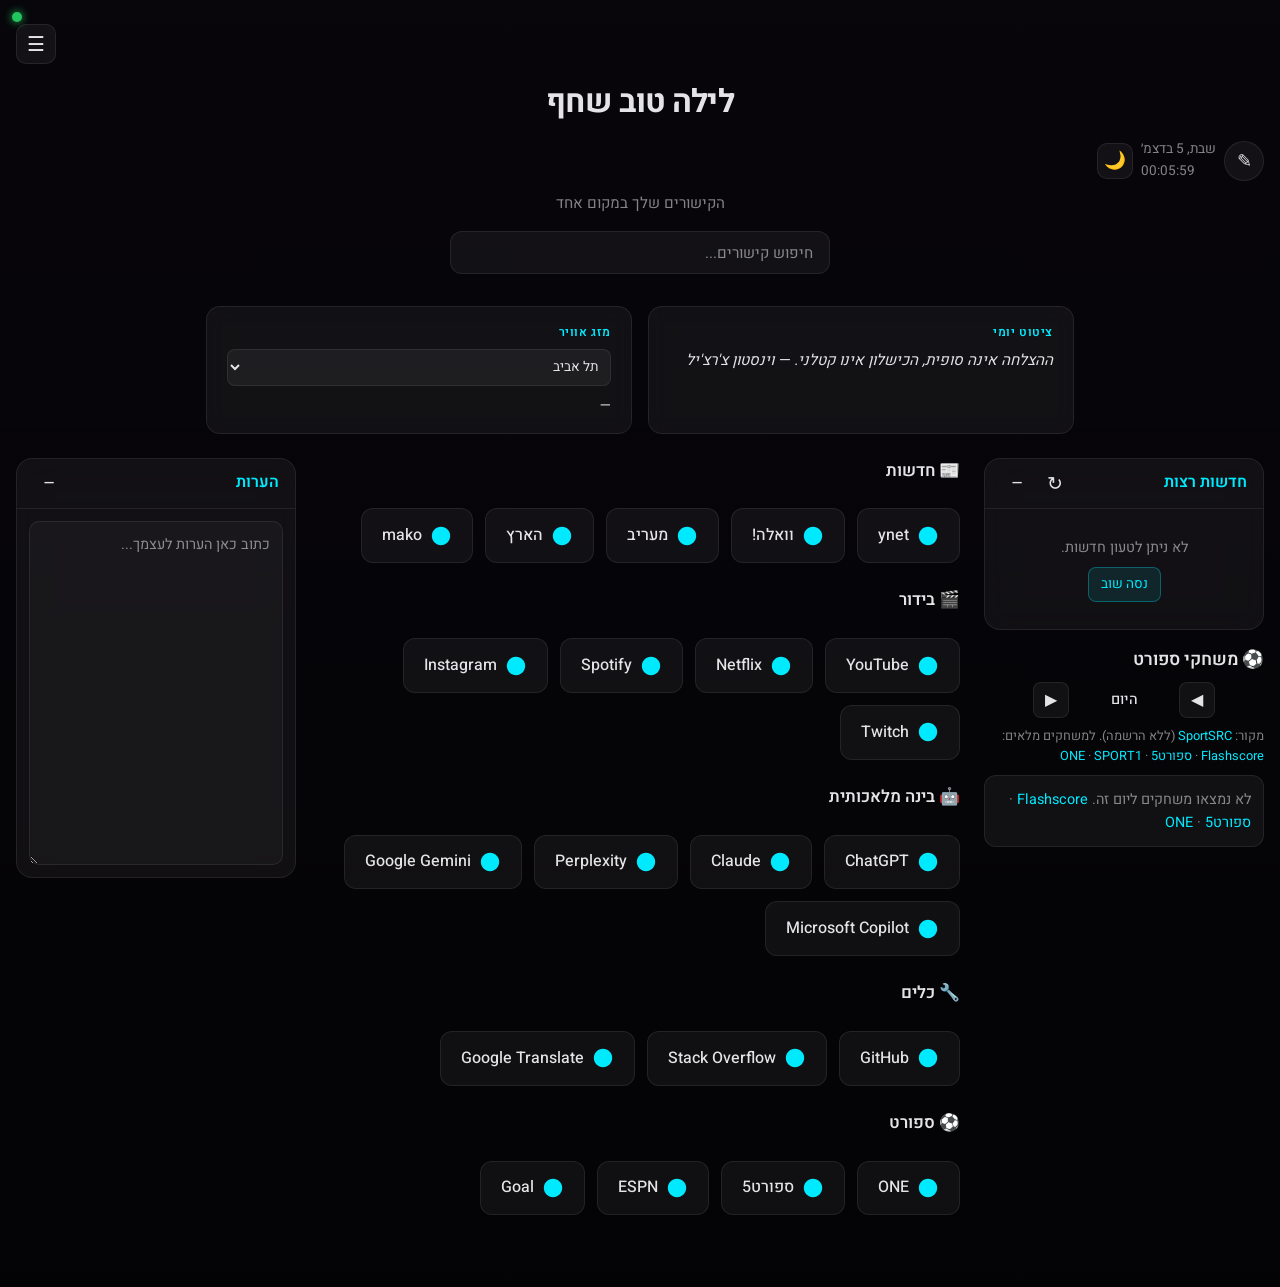
<file: index.html>
<!DOCTYPE html>
<html lang="he" dir="rtl">
<head>
  <meta charset="UTF-8">
  <meta name="viewport" content="width=device-width, initial-scale=1.0, viewport-fit=cover">
  <meta name="theme-color" content="#0a0a0f">
  <meta name="mobile-web-app-capable" content="yes">
  <title>Buskilz Site</title>
  <link rel="preconnect" href="https://fonts.googleapis.com">
  <link rel="preconnect" href="https://fonts.gstatic.com" crossorigin>
  <link href="https://fonts.googleapis.com/css2?family=Heebo:wght@400;500;600;700&display=swap" rel="stylesheet">
  <link rel="stylesheet" href="styles.css">
</head>
<body>
  <div class="bg-image" id="bg-image" aria-hidden="true"></div>
  <div class="online-indicator" id="online-indicator" title="מחובר לאינטרנט"></div>

  <header class="header">
    <div class="header__row">
      <button type="button" class="nav-toggle" id="nav-toggle" aria-label="תפריט">☰</button>
      <h1 class="header__title" id="header-greeting">שלום שחף</h1>
      <div class="header__meta">
        <button type="button" class="edit-toggle" id="edit-toggle" aria-label="ערוך קישורים" title="ערוך קישורים"><span class="edit-toggle__icon" aria-hidden="true">✎</span></button>
        <div class="header__datetime">
          <span id="current-date"></span>
          <span id="current-time"></span>
        </div>
        <button type="button" class="theme-toggle" id="theme-toggle" aria-label="מצב כהה/בהיר">🌙</button>
      </div>
    </div>
    <p class="header__subtitle">הקישורים שלך במקום אחד</p>
    <div class="search-wrap">
      <input type="search" class="search-input" id="search-input" placeholder="חיפוש קישורים..." autocomplete="off" aria-label="חיפוש קישורים">
    </div>
  </header>

  <nav class="sidebar" id="sidebar" aria-hidden="true">
    <div class="sidebar__backdrop" id="sidebar-backdrop"></div>
    <div class="sidebar__panel">
      <button type="button" class="sidebar__close" id="sidebar-close" aria-label="סגור">×</button>
      <h2 class="sidebar__title">קטגוריות</h2>
      <ul class="sidebar__nav" id="sidebar-nav">
        <li><a href="#cat-news">חדשות</a></li>
        <li><a href="#cat-entertainment">בידור</a></li>
        <li><a href="#cat-ai">בינה מלאכותית</a></li>
        <li><a href="#cat-tools">כלים</a></li>
        <li><a href="#cat-sports">ספורט</a></li>
      </ul>
    </div>
  </nav>

  <div class="widgets-bar">
    <div class="widget widget--quote">
      <span class="widget__label">ציטוט יומי</span>
      <p class="widget-quote__text" id="quote-text"></p>
    </div>
    <div class="widget widget--weather">
      <span class="widget__label">מזג אוויר</span>
      <select class="widget-weather__select" id="weather-location" aria-label="בחירת מיקום">
        <option value="telaviv">תל אביב</option>
        <option value="jerusalem">ירושלים</option>
        <option value="haifa">חיפה</option>
        <option value="beersheva">באר שבע</option>
        <option value="eilat">אילת</option>
        <option value="netanya">נתניה</option>
        <option value="ashdod">אשדוד</option>
        <option value="rishon">ראשון לציון</option>
        <option value="sderot">שדרות</option>
      </select>
      <div class="widget-weather__content" id="weather-text">טוען…</div>
    </div>
  </div>

  <div class="page-wrapper">
    <div class="news-column">
      <aside class="news-panel">
      <div class="news-panel__head">
        <h2 class="news-panel__title">חדשות רצות</h2>
        <div class="news-panel__actions">
          <button type="button" class="news-refresh" id="news-refresh" aria-label="רענן חדשות" title="רענן">↻</button>
          <button type="button" class="news-toggle" id="news-toggle" aria-label="הרחב/צמצם">−</button>
        </div>
      </div>
      <div class="news-panel__body" id="news-panel-body">
        <div class="news-panel__track" id="news-track">
          <ul class="news-panel__list" id="news-list"></ul>
          <ul class="news-panel__list news-panel__list--dup" id="news-list-dup" aria-hidden="true"></ul>
        </div>
        <p class="news-panel__loading" id="news-loading">טוען חדשות…</p>
        <p class="news-panel__error" id="news-error" hidden>לא ניתן לטעון חדשות. <button type="button" class="news-panel__retry" id="news-retry">נסה שוב</button></p>
      </div>
    </aside>

    <section class="sports-panel" aria-labelledby="sports-panel-title">
      <div class="sports-panel__head">
        <h2 class="sports-panel__title" id="sports-panel-title">⚽ משחקי ספורט</h2>
        <div class="sports-panel__nav">
          <button type="button" class="sports-panel__nav-btn" id="sports-prev-day" aria-label="יום קודם">‏◀</button>
          <span class="sports-panel__date" id="sports-date-label">היום</span>
          <button type="button" class="sports-panel__nav-btn" id="sports-next-day" aria-label="יום הבא">▶</button>
        </div>
        <p class="sports-panel__sources">מקור: <a href="https://www.sportsrc.org/" target="_blank" rel="noopener noreferrer">SportSRC</a> (ללא הרשמה). למשחקים מלאים: <a href="https://www.flashscore.co.uk/" target="_blank" rel="noopener noreferrer">Flashscore</a> · <a href="https://www.sport5.co.il" target="_blank" rel="noopener noreferrer">ספורט5</a> · <a href="https://www.one.co.il" target="_blank" rel="noopener noreferrer">ONE</a> · <a href="https://www.sport1.de" target="_blank" rel="noopener noreferrer">SPORT1</a></p>
      </div>
      <div class="sports-panel__body">
        <div class="sports-panel__leagues" id="sports-list"></div>
        <p class="sports-panel__loading" id="sports-loading">טוען משחקים…</p>
        <p class="sports-panel__error" id="sports-error" hidden>לא נמצאו משחקים ליום זה. <a href="https://www.flashscore.co.uk/" target="_blank" rel="noopener noreferrer">Flashscore</a> · <a href="https://www.sport5.co.il" target="_blank" rel="noopener noreferrer">ספורט5</a> · <a href="https://www.one.co.il" target="_blank" rel="noopener noreferrer">ONE</a></p>
      </div>
    </section>
    </div>

    <main class="main" id="categories-container">
      <section class="links-section" id="cat-news" data-category-id="news">
        <div class="links-section__head-wrap">
          <h3 class="links-section__head">📰 חדשות</h3>
          <button type="button" class="links-section__add" data-category-id="news" aria-label="הוסף קישור">+ הוסף</button>
        </div>
        <div class="links-section__list">
          <article class="link-card" data-url="https://www.ynet.co.il" data-title="ynet" data-search="ynet ידיעות">
            <a href="https://www.ynet.co.il" target="_blank" rel="noopener noreferrer" class="link-card__link">
              <span class="link-card__icon"><svg viewBox="0 0 24 24" fill="currentColor" width="22" height="22"><path d="M12 2C6.48 2 2 6.48 2 12s4.48 10 10 10 10-4.48 10-10S17.52 2 12 2zm-1 17.93c-3.95-.49-7-3.85-7-7.93 0-.62.08-1.21.21-1.79L9 15v1c0 1.1.9 2 2 2v1.93zm6.9-2.54c-.26-.81-1-1.39-1.9-1.39h-1v-3c0-.55-.45-1-1-1H8v-2h2c.55 0 1-.45 1-1V7h2c1.1 0 2-.9 2-2v-.41c2.93 1.19 5 4.06 5 7.41 0 2.08-.8 3.97-2.1 5.39z"/></svg></span>
              <span class="link-card__title">ynet</span>
            </a>
          </article>
          <article class="link-card" data-url="https://www.walla.co.il" data-title="וואלה!" data-search="וואלה">
            <a href="https://www.walla.co.il" target="_blank" rel="noopener noreferrer" class="link-card__link">
              <span class="link-card__icon"><svg viewBox="0 0 24 24" fill="currentColor" width="22" height="22"><path d="M12 2C6.48 2 2 6.48 2 12s4.48 10 10 10 10-4.48 10-10S17.52 2 12 2z"/></svg></span>
              <span class="link-card__title">וואלה!</span>
            </a>
          </article>
          <article class="link-card" data-url="https://www.maariv.co.il" data-title="מעריב" data-search="מעריב">
            <a href="https://www.maariv.co.il" target="_blank" rel="noopener noreferrer" class="link-card__link">
              <span class="link-card__icon"><svg viewBox="0 0 24 24" fill="currentColor" width="22" height="22"><path d="M12 2C6.48 2 2 6.48 2 12s4.48 10 10 10 10-4.48 10-10S17.52 2 12 2z"/></svg></span>
              <span class="link-card__title">מעריב</span>
            </a>
          </article>
          <article class="link-card" data-url="https://www.haaretz.co.il" data-title="הארץ" data-search="הארץ">
            <a href="https://www.haaretz.co.il" target="_blank" rel="noopener noreferrer" class="link-card__link">
              <span class="link-card__icon"><svg viewBox="0 0 24 24" fill="currentColor" width="22" height="22"><path d="M12 2C6.48 2 2 6.48 2 12s4.48 10 10 10 10-4.48 10-10S17.52 2 12 2z"/></svg></span>
              <span class="link-card__title">הארץ</span>
            </a>
          </article>
          <article class="link-card" data-url="https://www.mako.co.il" data-title="mako" data-search="mako">
            <a href="https://www.mako.co.il" target="_blank" rel="noopener noreferrer" class="link-card__link">
              <span class="link-card__icon"><svg viewBox="0 0 24 24" fill="currentColor" width="22" height="22"><path d="M12 2C6.48 2 2 6.48 2 12s4.48 10 10 10 10-4.48 10-10S17.52 2 12 2z"/></svg></span>
              <span class="link-card__title">mako</span>
            </a>
          </article>
        </div>
      </section>

      <section class="links-section" id="cat-entertainment" data-category-id="entertainment">
        <div class="links-section__head-wrap">
          <h3 class="links-section__head">🎬 בידור</h3>
          <button type="button" class="links-section__add" data-category-id="entertainment" aria-label="הוסף קישור">+ הוסף</button>
        </div>
        <div class="links-section__list">
          <article class="link-card" data-url="https://www.youtube.com" data-title="YouTube" data-search="youtube יוטיוב">
            <a href="https://www.youtube.com" target="_blank" rel="noopener noreferrer" class="link-card__link">
              <span class="link-card__icon"><svg viewBox="0 0 24 24" fill="currentColor" width="22" height="22"><path d="M23.498 6.186a3.016 3.016 0 0 0-2.122-2.136C19.505 3.545 12 3.545 12 3.545s-7.505 0-9.377.505A3.017 3.017 0 0 0 .502 6.186C0 8.07 0 12 0 12s0 3.93.502 5.814a3.016 3.016 0 0 0 2.122 2.136c1.871.505 9.376.505 9.376.505s7.505 0 9.377-.505a3.015 3.015 0 0 0 2.122-2.136C24 15.93 24 12 24 12s0-3.93-.502-5.814zM9.545 15.568V8.432L15.818 12l-6.273 3.568z"/></svg></span>
              <span class="link-card__title">YouTube</span>
            </a>
          </article>
          <article class="link-card" data-url="https://www.netflix.com" data-title="Netflix" data-search="netflix נטפליקס">
            <a href="https://www.netflix.com" target="_blank" rel="noopener noreferrer" class="link-card__link">
              <span class="link-card__icon"><svg viewBox="0 0 24 24" fill="currentColor" width="22" height="22"><path d="M5.398 0v.24h3.083V24h4.412V.24h3.083V0H5.398z"/></svg></span>
              <span class="link-card__title">Netflix</span>
            </a>
          </article>
          <article class="link-card" data-url="https://www.spotify.com" data-title="Spotify" data-search="spotify ספוטיפיי">
            <a href="https://www.spotify.com" target="_blank" rel="noopener noreferrer" class="link-card__link">
              <span class="link-card__icon"><svg viewBox="0 0 24 24" fill="currentColor" width="22" height="22"><path d="M12 0C5.4 0 0 5.4 0 12s5.4 12 12 12 12-5.4 12-12S18.66 0 12 0z"/></svg></span>
              <span class="link-card__title">Spotify</span>
            </a>
          </article>
          <article class="link-card" data-url="https://www.instagram.com" data-title="Instagram" data-search="instagram אינסטגרם">
            <a href="https://www.instagram.com" target="_blank" rel="noopener noreferrer" class="link-card__link">
              <span class="link-card__icon"><svg viewBox="0 0 24 24" fill="currentColor" width="22" height="22"><path d="M12 2C6.48 2 2 6.48 2 12s4.48 10 10 10 10-4.48 10-10S17.52 2 12 2z"/></svg></span>
              <span class="link-card__title">Instagram</span>
            </a>
          </article>
          <article class="link-card" data-url="https://www.twitch.tv" data-title="Twitch" data-search="twitch טוויץ">
            <a href="https://www.twitch.tv" target="_blank" rel="noopener noreferrer" class="link-card__link">
              <span class="link-card__icon"><svg viewBox="0 0 24 24" fill="currentColor" width="22" height="22"><path d="M11.571 4.714h1.715v5.143H11.57zm4.715 0H18v5.143h-1.714zM6 0L1.714 4.286v15.428h5.143V24l4.286-4.286h3.428L22.286 12V0zm14.571 11.143l-3.428 3.428h-3.429l-3 3v-3H6.857V1.714h13.714Z"/></svg></span>
              <span class="link-card__title">Twitch</span>
            </a>
          </article>
        </div>
      </section>

      <section class="links-section" id="cat-ai" data-category-id="ai">
        <div class="links-section__head-wrap">
          <h3 class="links-section__head">🤖 בינה מלאכותית</h3>
          <button type="button" class="links-section__add" data-category-id="ai" aria-label="הוסף קישור">+ הוסף</button>
        </div>
        <div class="links-section__list">
          <article class="link-card" data-url="https://chat.openai.com" data-title="ChatGPT" data-search="chatgpt צ'אט ג'יפיטי">
            <a href="https://chat.openai.com" target="_blank" rel="noopener noreferrer" class="link-card__link">
              <span class="link-card__icon"><svg viewBox="0 0 24 24" fill="currentColor" width="22" height="22"><path d="M12 2C6.48 2 2 6.48 2 12s4.48 10 10 10 10-4.48 10-10S17.52 2 12 2zm-2 15l-5-5 1.41-1.41L10 14.17l7.59-7.59L19 8l-9 9z"/></svg></span>
              <span class="link-card__title">ChatGPT</span>
            </a>
          </article>
          <article class="link-card" data-url="https://claude.ai" data-title="Claude" data-search="claude קלוד">
            <a href="https://claude.ai" target="_blank" rel="noopener noreferrer" class="link-card__link">
              <span class="link-card__icon"><svg viewBox="0 0 24 24" fill="currentColor" width="22" height="22"><path d="M12 2C6.48 2 2 6.48 2 12s4.48 10 10 10 10-4.48 10-10S17.52 2 12 2z"/></svg></span>
              <span class="link-card__title">Claude</span>
            </a>
          </article>
          <article class="link-card" data-url="https://www.perplexity.ai" data-title="Perplexity" data-search="perplexity">
            <a href="https://www.perplexity.ai" target="_blank" rel="noopener noreferrer" class="link-card__link">
              <span class="link-card__icon"><svg viewBox="0 0 24 24" fill="currentColor" width="22" height="22"><path d="M12 2C6.48 2 2 6.48 2 12s4.48 10 10 10 10-4.48 10-10S17.52 2 12 2z"/></svg></span>
              <span class="link-card__title">Perplexity</span>
            </a>
          </article>
          <article class="link-card" data-url="https://gemini.google.com" data-title="Google Gemini" data-search="gemini גוגל">
            <a href="https://gemini.google.com" target="_blank" rel="noopener noreferrer" class="link-card__link">
              <span class="link-card__icon"><svg viewBox="0 0 24 24" fill="currentColor" width="22" height="22"><path d="M12 2C6.48 2 2 6.48 2 12s4.48 10 10 10 10-4.48 10-10S17.52 2 12 2z"/></svg></span>
              <span class="link-card__title">Google Gemini</span>
            </a>
          </article>
          <article class="link-card" data-url="https://copilot.microsoft.com" data-title="Microsoft Copilot" data-search="copilot מיקרוסופט">
            <a href="https://copilot.microsoft.com" target="_blank" rel="noopener noreferrer" class="link-card__link">
              <span class="link-card__icon"><svg viewBox="0 0 24 24" fill="currentColor" width="22" height="22"><path d="M12 2C6.48 2 2 6.48 2 12s4.48 10 10 10 10-4.48 10-10S17.52 2 12 2z"/></svg></span>
              <span class="link-card__title">Microsoft Copilot</span>
            </a>
          </article>
        </div>
      </section>

      <section class="links-section" id="cat-tools" data-category-id="tools">
        <div class="links-section__head-wrap">
          <h3 class="links-section__head">🔧 כלים</h3>
          <button type="button" class="links-section__add" data-category-id="tools" aria-label="הוסף קישור">+ הוסף</button>
        </div>
        <div class="links-section__list">
          <article class="link-card" data-url="https://github.com" data-title="GitHub" data-search="github גיטהאב">
            <a href="https://github.com" target="_blank" rel="noopener noreferrer" class="link-card__link">
              <span class="link-card__icon"><svg viewBox="0 0 24 24" fill="currentColor" width="22" height="22"><path d="M12 0C5.37 0 0 5.37 0 12c0 5.31 3.435 9.795 8.205 11.385.6.105.825-.255.825-.57 0-.285-.015-1.23-.015-2.235-3.015.555-3.795-.735-4.035-1.41-.135-.345-.72-1.41-1.23-1.695-.42-.225-1.02-.78-.015-.795.945-.015 1.62.87 1.845 1.23 1.08 1.815 2.805 1.305 3.495.99.105-.78.42-1.305.765-1.605-2.67-.3-5.46-1.335-5.46-5.925 0-1.305.465-2.385 1.23-3.225-.12-.3-.54-1.53.12-3.18 0 0 1.005-.315 3.3 1.23.96-.27 1.98-.405 3-.405s2.04.135 3 .405c2.295-1.56 3.3-1.23 3.3-1.23.66 1.65.24 2.88.12 3.18.765.84 1.23 1.905 1.23 3.225 0 4.605-2.805 5.625-5.475 5.925.435.375.81 1.095.81 2.22 0 1.605-.015 2.895-.015 3.3 0 .315.225.69.825.57A12.02 12.02 0 0024 12c0-6.63-5.37-12-12-12z"/></svg></span>
              <span class="link-card__title">GitHub</span>
            </a>
          </article>
          <article class="link-card" data-url="https://stackoverflow.com" data-title="Stack Overflow" data-search="stack overflow">
            <a href="https://stackoverflow.com" target="_blank" rel="noopener noreferrer" class="link-card__link">
              <span class="link-card__icon"><svg viewBox="0 0 24 24" fill="currentColor" width="22" height="22"><path d="M15.21 17.34v2.62h4.69v-2.62h-4.69zm-1.22-3.03l2.04-.58.62 2.15-2.04.58-.62-2.15z"/></svg></span>
              <span class="link-card__title">Stack Overflow</span>
            </a>
          </article>
          <article class="link-card" data-url="https://translate.google.com" data-title="Google Translate" data-search="תרגום גוגל">
            <a href="https://translate.google.com" target="_blank" rel="noopener noreferrer" class="link-card__link">
              <span class="link-card__icon"><svg viewBox="0 0 24 24" fill="currentColor" width="22" height="22"><path d="M12.87 15.07l-2.54-2.51.03-.03A17.52 17.52 0 0014.07 6H17V4h-7V2H8v2H1v2h11.17C11.5 7.92 10.44 9.75 9 11.35 8.07 10.32 7.3 9.19 6.69 8h2.14c.25.52.53 1.03.85 1.5.24.35.5.68.78 1 1.28 1.28 2.73 2.41 4.31 3.34l-1.21 1.21 1.42 1.41 2.22-2.22zm-2.5-5.07c.5-.5 1-1.02 1.45-1.55-.96 1.03-1.87 2.11-2.8 3.21l1.35 1.34zM5.5 4A2.5 2.5 0 003 6.5V8h2V6.5c0-.28.22-.5.5-.5h2.02l.16-1.36A2.5 2.5 0 005.5 4z"/></svg></span>
              <span class="link-card__title">Google Translate</span>
            </a>
          </article>
        </div>
      </section>

      <section class="links-section" id="cat-sports" data-category-id="sports">
        <div class="links-section__head-wrap">
          <h3 class="links-section__head">⚽ ספורט</h3>
          <button type="button" class="links-section__add" data-category-id="sports" aria-label="הוסף קישור">+ הוסף</button>
        </div>
        <div class="links-section__list">
          <article class="link-card" data-url="https://www.one.co.il" data-title="ONE" data-search="one ספורט">
            <a href="https://www.one.co.il" target="_blank" rel="noopener noreferrer" class="link-card__link">
              <span class="link-card__icon"><svg viewBox="0 0 24 24" fill="currentColor" width="22" height="22"><path d="M12 2C6.48 2 2 6.48 2 12s4.48 10 10 10 10-4.48 10-10S17.52 2 12 2zm0 18c-4.41 0-8-3.59-8-8s3.59-8 8-8 8 3.59 8 8-3.59 8-8 8z"/></svg></span>
              <span class="link-card__title">ONE</span>
            </a>
          </article>
          <article class="link-card" data-url="https://www.sport5.co.il" data-title="ספורט5" data-search="ספורט5">
            <a href="https://www.sport5.co.il" target="_blank" rel="noopener noreferrer" class="link-card__link">
              <span class="link-card__icon"><svg viewBox="0 0 24 24" fill="currentColor" width="22" height="22"><path d="M12 2C6.48 2 2 6.48 2 12s4.48 10 10 10 10-4.48 10-10S17.52 2 12 2z"/></svg></span>
              <span class="link-card__title">ספורט5</span>
            </a>
          </article>
          <article class="link-card" data-url="https://www.espn.com" data-title="ESPN" data-search="espn ספורט">
            <a href="https://www.espn.com" target="_blank" rel="noopener noreferrer" class="link-card__link">
              <span class="link-card__icon"><svg viewBox="0 0 24 24" fill="currentColor" width="22" height="22"><path d="M12 2C6.48 2 2 6.48 2 12s4.48 10 10 10 10-4.48 10-10S17.52 2 12 2zm0 18c-4.41 0-8-3.59-8-8s3.59-8 8-8 8 3.59 8 8-3.59 8-8 8z"/></svg></span>
              <span class="link-card__title">ESPN</span>
            </a>
          </article>
          <article class="link-card" data-url="https://www.goal.com" data-title="Goal" data-search="goal גול">
            <a href="https://www.goal.com" target="_blank" rel="noopener noreferrer" class="link-card__link">
              <span class="link-card__icon"><svg viewBox="0 0 24 24" fill="currentColor" width="22" height="22"><path d="M12 2C6.48 2 2 6.48 2 12s4.48 10 10 10 10-4.48 10-10S17.52 2 12 2z"/></svg></span>
              <span class="link-card__title">Goal</span>
            </a>
          </article>
        </div>
      </section>
    </main>

    <aside class="notes-panel">
      <div class="notes-panel__head">
        <h2 class="notes-panel__title">הערות</h2>
        <button type="button" class="notes-toggle" id="notes-toggle" aria-label="הרחב/צמצם">−</button>
      </div>
      <div class="notes-panel__body" id="notes-panel-body">
        <textarea class="notes-panel__textarea" id="notes-textarea" placeholder="כתוב כאן הערות לעצמך..." rows="6"></textarea>
      </div>
    </aside>
  </div>

  <div id="add-link-modal" class="modal" role="dialog" aria-modal="true" aria-labelledby="modal-title" hidden>
    <div class="modal__backdrop" id="modal-backdrop"></div>
    <div class="modal__box">
      <h2 class="modal__title" id="modal-title">הוסף קישור</h2>
      <form id="add-link-form" class="modal__form">
        <label class="modal__label" for="add-link-title">כותרת</label>
        <input type="text" id="add-link-title" class="modal__input" required placeholder="שם האתר">
        <label class="modal__label" for="add-link-url">כתובת (URL)</label>
        <input type="url" id="add-link-url" class="modal__input" required placeholder="https://">
        <input type="hidden" id="add-link-category">
        <div class="modal__actions">
          <button type="button" class="modal__btn modal__btn--cancel" id="modal-cancel">ביטול</button>
          <button type="submit" class="modal__btn modal__btn--submit">הוסף</button>
        </div>
      </form>
    </div>
  </div>

  <script src="script.js"></script>
</body>
</html>
</file>
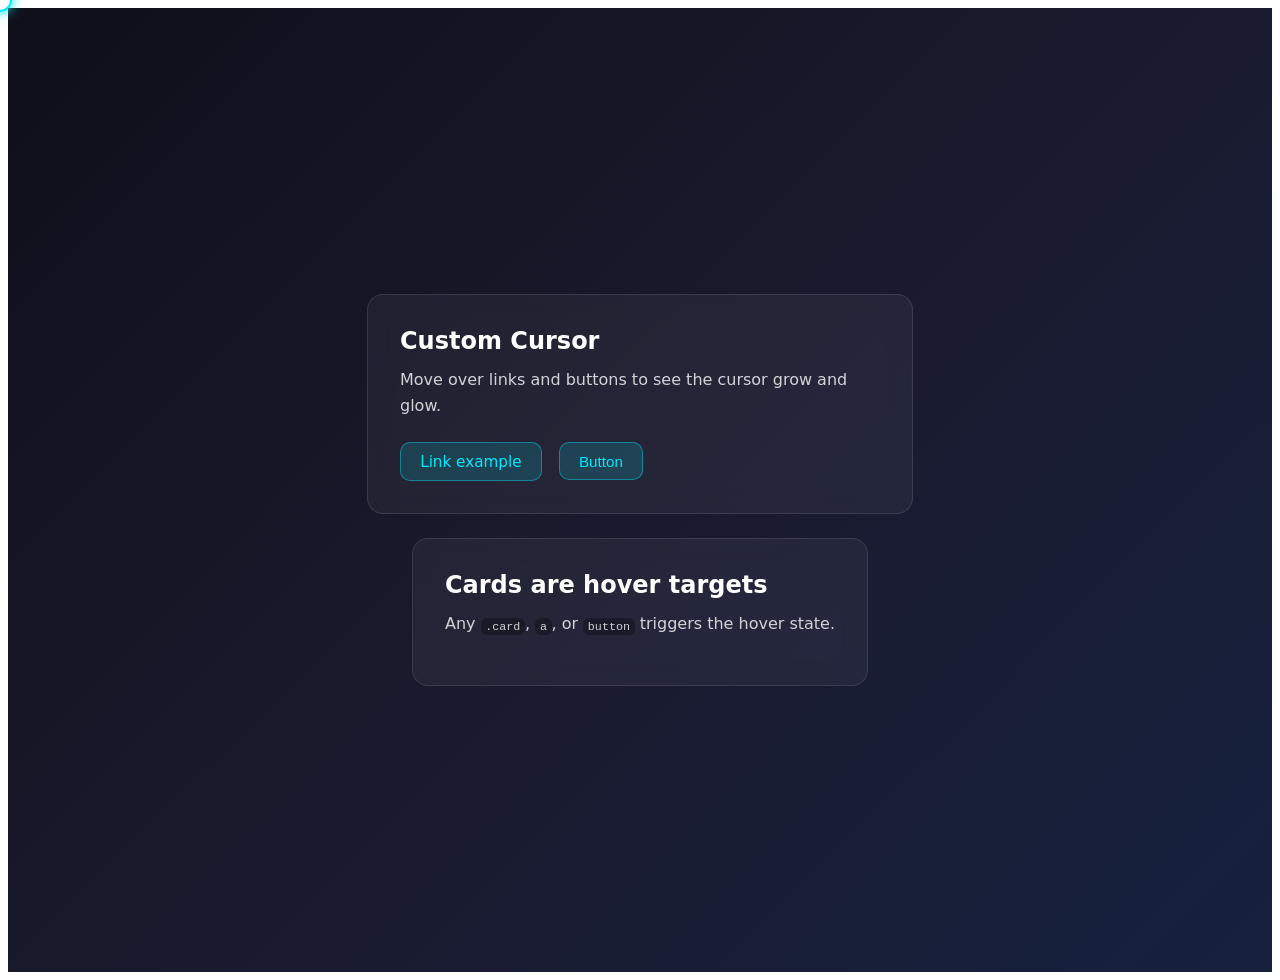
<file: custom-cursor.html>
<!DOCTYPE html>
<html lang="en">
<head>
  <meta charset="UTF-8">
  <meta name="viewport" content="width=device-width, initial-scale=1.0">
  <title>Custom Cursor — Glassmorphism Demo</title>
  <style>
    /* ========== CUSTOM CURSOR ========== */
    .custom-cursor {
      position: fixed;
      width: 20px;
      height: 20px;
      left: 0;
      top: 0;
      border-radius: 50%;
      border: 2px solid #00eaff;
      background: transparent;
      box-shadow: 0 0 10px #00eaff, 0 0 20px rgba(0, 234, 255, 0.4);
      pointer-events: none;
      mix-blend-mode: difference;
      z-index: 99999;
      transform: translate(-50%, -50%);
      transition: transform 0.15s ease-out, border-color 0.15s ease-out, box-shadow 0.15s ease-out;
      will-change: transform;
    }
    .custom-cursor.hover {
      transform: translate(-50%, -50%) scale(1.8);
      border-color: #fff;
      box-shadow: 0 0 16px rgba(255, 255, 255, 0.9), 0 0 32px rgba(255, 255, 255, 0.5);
    }
    body.custom-cursor-active { cursor: none; }
    body.custom-cursor-active * { cursor: none; }

    /* ========== DEMO UI ========== */
    .demo {
      min-height: 100vh;
      padding: 2rem;
      display: flex;
      flex-direction: column;
      gap: 1.5rem;
      align-items: center;
      justify-content: center;
      background: linear-gradient(135deg, #0f0f1a 0%, #1a1a2e 50%, #16213e 100%);
      color: #e0e0e0;
      font-family: system-ui, -apple-system, sans-serif;
    }
    .glass {
      background: rgba(255, 255, 255, 0.05);
      backdrop-filter: blur(12px);
      -webkit-backdrop-filter: blur(12px);
      border: 1px solid rgba(255, 255, 255, 0.1);
      border-radius: 16px;
      padding: 2rem;
      max-width: 480px;
    }
    .card:hover { box-shadow: 0 0 30px rgba(0, 234, 255, 0.15); }
    .glass h1, .glass h2 { margin: 0 0 0.75rem; font-weight: 600; color: #fff; }
    .glass p { margin: 0 0 1rem; line-height: 1.6; color: rgba(255, 255, 255, 0.8); }
    .glass code { background: rgba(0, 0, 0, 0.3); padding: 0.15em 0.4em; border-radius: 6px; font-size: 0.9em; }
    .glass-btn {
      display: inline-block;
      margin-right: 0.75rem;
      margin-top: 0.5rem;
      padding: 0.6rem 1.2rem;
      background: rgba(0, 234, 255, 0.15);
      border: 1px solid rgba(0, 234, 255, 0.4);
      border-radius: 10px;
      color: #00eaff;
      text-decoration: none;
      font-size: 0.95rem;
      cursor: none;
      transition: background 0.2s, border-color 0.2s;
    }
    .glass-btn:hover { background: rgba(0, 234, 255, 0.25); border-color: #00eaff; }
  </style>
</head>
<body>
  <div id="custom-cursor" class="custom-cursor" aria-hidden="true"></div>

  <main class="demo">
    <section class="glass card">
      <h1>Custom Cursor</h1>
      <p>Move over links and buttons to see the cursor grow and glow.</p>
      <a href="#!" class="glass-btn">Link example</a>
      <button type="button" class="glass-btn">Button</button>
    </section>
    <section class="glass card">
      <h2>Cards are hover targets</h2>
      <p>Any <code>.card</code>, <code>a</code>, or <code>button</code> triggers the hover state.</p>
    </section>
  </main>

  <script>
    (function () {
      var CURSOR_SELECTOR = 'a, button, .card';
      var INERTIA = 0.18;

      function isTouchDevice() {
        return 'ontouchstart' in window || (navigator.maxTouchPoints && navigator.maxTouchPoints > 0);
      }
      if (isTouchDevice()) return;

      var cursor = document.getElementById('custom-cursor');
      if (!cursor) return;

      document.body.classList.add('custom-cursor-active');

      var targetX = 0, targetY = 0;
      var currentX = -999, currentY = -999;
      var rafId = null;
      var hasMoved = false;

      function lerp(a, b, t) { return a + (b - a) * t; }

      function updatePosition() {
        if (!hasMoved) return;
        currentX = lerp(currentX, targetX, INERTIA);
        currentY = lerp(currentY, targetY, INERTIA);
        cursor.style.left = currentX + 'px';
        cursor.style.top = currentY + 'px';
        rafId = requestAnimationFrame(updatePosition);
      }

      document.addEventListener('mousemove', function (e) {
        targetX = e.clientX;
        targetY = e.clientY;
        if (!hasMoved) {
          hasMoved = true;
          currentX = targetX;
          currentY = targetY;
          cursor.style.left = currentX + 'px';
          cursor.style.top = currentY + 'px';
        }
        if (rafId === null) rafId = requestAnimationFrame(updatePosition);
      }, { passive: true });

      document.addEventListener('mouseover', function (e) {
        cursor.classList.toggle('hover', !!e.target.closest(CURSOR_SELECTOR));
      });
      document.addEventListener('mouseout', function (e) {
        var related = e.relatedTarget;
        if (!related || !related.closest) {
          cursor.classList.remove('hover');
          return;
        }
        cursor.classList.toggle('hover', !!related.closest(CURSOR_SELECTOR));
      });
    })();
  </script>
</body>
</html>
</file>
<file: styles.css>
/* ========== THEME ========== */
:root {
  --accent: #00eaff;
  --accent-glow: rgba(0, 234, 255, 0.45);
  --bg-dark: #0a0a0f;
  --bg-mid: #0f1015;
  --bg-soft: #12121a;
  --text: #e4e4e7;
  --text-muted: rgba(255, 255, 255, 0.5);
  --glass: rgba(255, 255, 255, 0.05);
  --glass-border: rgba(255, 255, 255, 0.08);
}

body.light-theme {
  --bg-dark: #e8eaf0;
  --bg-mid: #dde0e8;
  --bg-soft: #f0f2f6;
  --text: #1a1a24;
  --text-muted: rgba(0, 0, 0, 0.5);
  --glass: rgba(255, 255, 255, 0.75);
  --glass-border: rgba(0, 0, 0, 0.08);
  --accent: #0088aa;
  --accent-glow: rgba(0, 136, 170, 0.35);
}

/* Time of day background */
body.bg-morning { --bg-dark: #0c0c12; --bg-mid: #111218; --bg-soft: #14151d; }
body.bg-afternoon { --bg-dark: #0a0a10; --bg-mid: #0e0f16; --bg-soft: #13141c; }
body.bg-evening { --bg-dark: #0d0a12; --bg-mid: #120f18; --bg-soft: #16121f; }

/* ========== RESET & BASE ========== */
*, *::before, *::after { box-sizing: border-box; margin: 0; padding: 0; }

html {
  font-size: 16px;
  -webkit-font-smoothing: antialiased;
  -moz-osx-font-smoothing: grayscale;
  -webkit-tap-highlight-color: transparent;
}

body {
  min-height: 100vh;
  min-height: 100dvh;
  font-family: 'Heebo', 'Inter', 'Rubik', system-ui, sans-serif;
  background: var(--bg-dark);
  color: var(--text);
  line-height: 1.6;
  overflow-x: hidden;
  opacity: 0;
  transform: scale(0.98);
  transition: opacity 0.4s ease, transform 0.4s ease;
  direction: rtl;
  position: relative;
  padding: env(safe-area-inset-top, 0) env(safe-area-inset-right, 0) env(safe-area-inset-bottom, 0) env(safe-area-inset-left, 0);
}

.bg-image {
  position: fixed;
  inset: 0;
  z-index: -2;
  background-size: cover;
  background-position: center;
  background-repeat: no-repeat;
  transition: opacity 0.8s ease;
}

body::before {
  content: '';
  position: fixed;
  inset: 0;
  z-index: -1;
  background: linear-gradient(180deg, rgba(0,0,0,0.45) 0%, rgba(0,0,0,0.75) 100%);
  pointer-events: none;
}

body.light-theme::before {
  background: linear-gradient(180deg, rgba(255,255,255,0.5) 0%, rgba(255,255,255,0.85) 100%);
}

body.page-loaded {
  opacity: 1;
  transform: scale(1);
}

/* ========== ONLINE INDICATOR ========== */
.online-indicator {
  position: fixed;
  top: 12px;
  left: 12px;
  width: 10px;
  height: 10px;
  border-radius: 50%;
  background: #22c55e;
  box-shadow: 0 0 8px #22c55e;
  z-index: 9998;
  transition: background 0.3s, box-shadow 0.3s;
}

.online-indicator.offline {
  background: #ef4444;
  box-shadow: 0 0 8px #ef4444;
}

/* ========== HEADER ========== */
.header {
  text-align: center;
  padding: 1.5rem 1rem 1rem;
}

.header__row {
  display: grid;
  grid-template-columns: 1fr auto 1fr;
  align-items: center;
  gap: 0.75rem;
  margin-bottom: 0.5rem;
}

.header__row .nav-toggle {
  grid-column: 3;
  justify-self: end;
}

.header__row .header__title {
  grid-column: 2;
}

.header__row .header__meta {
  grid-column: 1;
  justify-self: start;
}

.header__title {
  font-size: clamp(1.5rem, 3.5vw, 2rem);
  font-weight: 700;
  color: var(--text);
  letter-spacing: -0.02em;
  justify-self: center;
  text-align: center;
  min-width: 0;
}

.header__subtitle {
  font-size: 0.95rem;
  color: var(--text-muted);
  margin-bottom: 1rem;
  text-align: center;
}

.header__meta {
  display: flex;
  align-items: center;
  flex-wrap: wrap;
  gap: 0.5rem;
}

.header__datetime {
  display: flex;
  flex-direction: column;
  align-items: flex-end;
  font-size: 0.85rem;
  color: var(--text-muted);
}

.theme-toggle {
  width: 2.25rem;
  height: 2.25rem;
  display: flex;
  align-items: center;
  justify-content: center;
  font-size: 1.1rem;
  background: var(--glass);
  border: 1px solid var(--glass-border);
  border-radius: 10px;
  cursor: pointer;
  transition: background 0.25s, border-color 0.25s, transform 0.2s;
}

.theme-toggle:hover {
  background: rgba(255,255,255,0.08);
  border-color: var(--accent);
  transform: scale(1.05);
}

.nav-toggle {
  width: 2.5rem;
  height: 2.5rem;
  display: flex;
  align-items: center;
  justify-content: center;
  font-size: 1.25rem;
  color: var(--text);
  background: var(--glass);
  border: 1px solid var(--glass-border);
  border-radius: 10px;
  cursor: pointer;
  transition: background 0.25s, border-color 0.25s, transform 0.2s;
}

.nav-toggle:hover {
  background: rgba(255,255,255,0.08);
  border-color: var(--accent);
  transform: scale(1.05);
}

.search-wrap { max-width: 380px; margin: 0 auto 1rem; }

.search-input {
  width: 100%;
  padding: 0.6rem 1rem;
  font-family: inherit;
  font-size: 0.95rem;
  color: var(--text);
  background: var(--glass);
  border: 1px solid var(--glass-border);
  border-radius: 12px;
  outline: none;
  transition: border-color 0.25s, box-shadow 0.25s;
}

.search-input::placeholder { color: var(--text-muted); }
.search-input:focus {
  border-color: var(--accent);
  box-shadow: 0 0 0 3px var(--accent-glow);
}

/* ========== SIDEBAR ========== */
.sidebar {
  position: fixed;
  inset: 0;
  z-index: 10000;
  pointer-events: none;
  visibility: hidden;
  transition: visibility 0.3s;
}

.sidebar.is-open {
  pointer-events: auto;
  visibility: visible;
}

.sidebar__backdrop {
  position: absolute;
  inset: 0;
  background: rgba(0,0,0,0.45);
  opacity: 0;
  transition: opacity 0.3s;
}

.sidebar.is-open .sidebar__backdrop { opacity: 1; }

.sidebar__panel {
  position: absolute;
  top: 0;
  right: 0;
  left: auto;
  width: 260px;
  max-width: 85vw;
  height: 100%;
  background: var(--glass);
  backdrop-filter: blur(16px);
  -webkit-backdrop-filter: blur(16px);
  border-inline-start: 1px solid var(--glass-border);
  padding: 1.5rem;
  transform: translateX(100%);
  transition: transform 0.3s ease;
  box-shadow: -10px 0 40px rgba(0,0,0,0.2);
}

.sidebar.is-open .sidebar__panel { transform: translateX(0); }

.sidebar__close {
  position: absolute;
  top: 1rem;
  left: 1rem;
  right: auto;
  width: 2.25rem;
  height: 2.25rem;
  font-size: 1.5rem;
  line-height: 1;
  color: var(--text);
  background: transparent;
  border: none;
  cursor: pointer;
  border-radius: 8px;
  transition: background 0.2s;
}

.sidebar__close:hover { background: var(--glass); }

.sidebar__title {
  font-size: 1rem;
  font-weight: 600;
  color: var(--accent);
  margin: 0 0 1rem;
  padding-top: 2.5rem;
}

.sidebar__nav { list-style: none; margin: 0; padding: 0; }

.sidebar__nav a {
  display: block;
  padding: 0.6rem 0;
  font-size: 0.95rem;
  color: var(--text);
  text-decoration: none;
  border-radius: 8px;
  transition: background 0.2s, color 0.2s, padding-left 0.2s;
}

.sidebar__nav a:hover {
  background: var(--glass);
  color: var(--accent);
  padding-inline-start: 8px;
}

/* ========== WIDGETS ========== */
.widgets-bar {
  display: flex;
  flex-wrap: wrap;
  gap: 1rem;
  justify-content: center;
  max-width: 900px;
  margin: 0 auto 1.5rem;
  padding: 0 1rem;
}

.widget {
  flex: 1 1 200px;
  min-width: 0;
  padding: 1rem 1.25rem;
  background: var(--glass);
  backdrop-filter: blur(12px);
  -webkit-backdrop-filter: blur(12px);
  border: 1px solid var(--glass-border);
  border-radius: 14px;
  transition: border-color 0.25s, box-shadow 0.25s;
}

.widget:hover {
  border-color: rgba(255,255,255,0.12);
  box-shadow: 0 4px 20px rgba(0,0,0,0.15);
}

.widget__label {
  display: block;
  font-size: 0.75rem;
  font-weight: 600;
  color: var(--accent);
  text-transform: uppercase;
  letter-spacing: 0.05em;
  margin-bottom: 0.4rem;
}

.widget-quote__text { font-size: 0.95rem; color: var(--text); line-height: 1.5; margin: 0; font-style: italic; }

.widget-weather__select {
  width: 100%;
  margin-bottom: 0.5rem;
  padding: 0.4rem 0.5rem;
  font-family: inherit;
  font-size: 0.85rem;
  color: var(--text);
  background: var(--glass);
  border: 1px solid var(--glass-border);
  border-radius: 8px;
  cursor: pointer;
}

.widget-weather__select:focus {
  outline: none;
  border-color: var(--accent);
}

.widget-weather__content { font-size: 0.9rem; color: var(--text); margin: 0; }
.widget-weather__location {
  font-size: 0.8rem;
  color: var(--text-muted);
  margin-bottom: 0.5rem;
}
.widget-weather__days { list-style: none; margin: 0; padding: 0; }
.widget-weather__day {
  display: flex;
  justify-content: space-between;
  align-items: center;
  padding: 0.25rem 0;
  border-bottom: 1px solid var(--glass-border);
  gap: 0.5rem;
}
.widget-weather__day:last-child { border-bottom: none; }
.widget-weather__day-name { font-weight: 500; }
.widget-weather__day-temp { color: var(--accent); white-space: nowrap; }

/* ========== NEWS COLUMN (חדשות + משחקי ספורט) ========== */
.news-column {
  flex: 0 0 280px;
  display: flex;
  flex-direction: column;
  gap: 1rem;
  min-width: 0;
}

/* ========== SPORTS PANEL ========== */
.sports-panel {
  flex: 0 0 auto;
  padding: 0;
  margin: 0;
}

.sports-panel__head {
  margin-bottom: 0.5rem;
}

.sports-panel__nav {
  display: flex;
  align-items: center;
  justify-content: center;
  gap: 0.75rem;
  margin: 0.5rem 0;
}

.sports-panel__nav-btn {
  display: flex;
  align-items: center;
  justify-content: center;
  min-width: 36px;
  min-height: 36px;
  padding: 0 0.5rem;
  font-size: 1rem;
  color: var(--text);
  background: var(--glass);
  border: 1px solid var(--glass-border);
  border-radius: 8px;
  cursor: pointer;
  transition: background 0.2s, border-color 0.2s;
}

.sports-panel__nav-btn:hover {
  background: rgba(255,255,255,0.08);
  border-color: var(--accent);
}

.sports-panel__date {
  font-size: 0.9rem;
  font-weight: 500;
  color: var(--text);
  min-width: 6em;
  text-align: center;
}

.sports-panel__title {
  font-size: 1.1rem;
  font-weight: 600;
  color: var(--text);
  margin: 0 0 0.25rem;
}

.sports-panel__sources {
  font-size: 0.8rem;
  color: var(--text-muted);
  margin: 0;
}

.sports-panel__sources a {
  color: var(--accent);
  text-decoration: none;
}

.sports-panel__sources a:hover { text-decoration: underline; }

.sports-panel__body {
  background: var(--glass);
  border: 1px solid var(--glass-border);
  border-radius: 12px;
  padding: 0.75rem;
  min-height: 2.5rem;
}

.sports-panel__leagues {
  display: flex;
  flex-direction: column;
  gap: 0.75rem;
}

.sports-league {
  border: 1px solid var(--glass-border);
  border-radius: 8px;
  overflow: hidden;
  background: rgba(0,0,0,0.15);
}

.sports-league__head {
  display: flex;
  align-items: center;
  justify-content: space-between;
  width: 100%;
  padding: 0.5rem 0.75rem;
  font-size: 0.95rem;
  font-weight: 600;
  color: var(--text);
  background: transparent;
  border: none;
  cursor: pointer;
  text-align: right;
  font-family: inherit;
}

.sports-league__head:hover {
  background: rgba(255,255,255,0.06);
}

.sports-league__head:focus-visible {
  outline: 2px solid var(--accent);
  outline-offset: 2px;
}

.sports-league__count {
  font-size: 0.8rem;
  font-weight: 400;
  color: var(--text-muted);
}

.sports-league__expand {
  font-size: 0.85rem;
  margin-right: 0.25rem;
  transition: transform 0.2s;
}

.sports-league.is-open .sports-league__expand {
  transform: rotate(180deg);
}

.sports-league__list {
  list-style: none;
  margin: 0;
  padding: 0;
  border-top: 1px solid var(--glass-border);
}

.sports-league:not(.is-open) .sports-league__list,
.sports-league:not(.is-open) .sports-league__toggle {
  display: none;
}

.sports-league__list .sports-panel__item {
  border-bottom: 1px solid var(--glass-border);
}

.sports-league__list .sports-panel__item:last-child {
  border-bottom: none;
}

.sports-league__item--hidden {
  display: none;
}

.sports-league.is-full .sports-league__item--hidden {
  display: flex;
}

.sports-league__toggle {
  display: block;
  width: 100%;
  padding: 0.4rem 0.75rem;
  font-size: 0.85rem;
  color: var(--accent);
  background: transparent;
  border: none;
  border-top: 1px solid var(--glass-border);
  cursor: pointer;
  text-align: center;
  font-family: inherit;
}

.sports-league__toggle:hover {
  background: rgba(255,255,255,0.05);
}

.sports-panel__list {
  list-style: none;
  margin: 0;
  padding: 0;
}

.sports-panel__item {
  display: flex;
  flex-wrap: wrap;
  align-items: center;
  gap: 0.5rem 1rem;
  padding: 0.5rem 0.75rem;
  font-size: 0.9rem;
}

.sports-panel__item:last-child { border-bottom: none; }

.sports-panel__league {
  font-size: 0.75rem;
  color: var(--text-muted);
  flex: 0 0 100%;
}

.sports-panel__match {
  color: var(--text);
  font-weight: 500;
}

.sports-panel__time {
  color: var(--accent);
  white-space: nowrap;
}

.sports-panel__channel {
  font-size: 0.8rem;
  color: var(--text-muted);
  white-space: nowrap;
}

.sports-panel__loading,
.sports-panel__error {
  font-size: 0.9rem;
  color: var(--text-muted);
  margin: 0;
}

.sports-panel__error[hidden] { display: none; }
.sports-panel__error a { color: var(--accent); text-decoration: none; }
.sports-panel__error a:hover { text-decoration: underline; }

/* ========== LAYOUT ========== */
.page-wrapper {
  display: flex;
  flex-wrap: wrap;
  max-width: 1400px;
  margin: 0 auto;
  padding: 0 1rem 3rem;
  gap: 1.5rem;
}

.main { flex: 1 1 320px; min-width: 0; }

/* ========== NEWS PANEL ========== */
.news-panel {
  flex: 0 0 auto;
  display: flex;
  flex-direction: column;
  min-width: 0;
  background: var(--glass);
  backdrop-filter: blur(14px);
  -webkit-backdrop-filter: blur(14px);
  border: 1px solid var(--glass-border);
  border-radius: 16px;
  padding: 0;
  max-height: 420px;
  overflow: hidden;
  transition: max-height 0.35s ease;
}

.news-panel.collapsed { max-height: 52px; }
.news-panel.collapsed .news-panel__body { display: none; }

.news-panel__head {
  display: flex;
  align-items: center;
  justify-content: space-between;
  padding: 0 1rem;
  border-bottom: 1px solid var(--glass-border);
  min-height: 50px;
}

.news-panel__title { font-size: 1rem; font-weight: 600; color: var(--accent); margin: 0; }

.news-panel__actions { display: flex; gap: 0.35rem; }

.news-refresh, .news-toggle {
  width: 2rem;
  height: 2rem;
  display: flex;
  align-items: center;
  justify-content: center;
  font-size: 1.2rem;
  color: var(--text);
  background: transparent;
  border: none;
  cursor: pointer;
  border-radius: 8px;
  transition: background 0.2s, transform 0.2s;
}

.news-refresh:hover, .news-toggle:hover { background: var(--glass); transform: scale(1.08); }

.news-refresh.refreshing {
  animation: spin 0.8s linear infinite;
}

@keyframes spin {
  to { transform: rotate(360deg); }
}

.news-panel__body {
  flex: 1;
  overflow: hidden;
  position: relative;
  min-height: 120px;
}

.news-panel__track {
  animation: news-scroll 50s linear infinite;
}

.news-panel__body:hover .news-panel__track { animation-play-state: paused; }

@keyframes news-scroll {
  0% { transform: translateY(0); }
  100% { transform: translateY(-50%); }
}

.news-panel__list { list-style: none; margin: 0; padding: 0.4rem 0; }

.news-panel__item {
  padding: 0.5rem 1rem;
  border-bottom: 1px solid rgba(255,255,255,0.04);
  display: flex;
  align-items: center;
  gap: 0.5rem;
}

.news-panel__item a {
  font-size: 0.88rem;
  color: var(--text);
  text-decoration: none;
  flex: 1;
  transition: color 0.25s;
}

.news-panel__item a:hover { color: var(--accent); }

.news-panel__item .item-new {
  font-size: 0.65rem;
  font-weight: 700;
  color: var(--accent);
  background: rgba(0,234,255,0.15);
  padding: 0.15rem 0.4rem;
  border-radius: 4px;
  flex-shrink: 0;
}

.news-panel__loading, .news-panel__error {
  position: absolute;
  inset: 0;
  display: flex;
  align-items: center;
  justify-content: center;
  padding: 1rem;
  font-size: 0.9rem;
  color: var(--text-muted);
  text-align: center;
}

.news-panel__error { flex-direction: column; gap: 0.5rem; }

.news-panel__retry {
  padding: 0.4rem 0.75rem;
  font-family: inherit;
  font-size: 0.85rem;
  color: var(--accent);
  background: rgba(0,234,255,0.1);
  border: 1px solid rgba(0,234,255,0.3);
  border-radius: 8px;
  cursor: pointer;
  transition: background 0.2s, border-color 0.2s;
}

.news-panel__retry:hover { background: rgba(0,234,255,0.2); border-color: var(--accent); }

@media (max-width: 900px) {
  .news-column { flex: 0 0 auto; width: 100%; max-width: 100%; order: -1; }
  .news-panel { max-height: 320px; }
  .news-panel.collapsed { max-height: 52px; }
}

/* ========== NOTES PANEL ========== */
.notes-panel {
  flex: 0 0 280px;
  display: flex;
  flex-direction: column;
  background: var(--glass);
  backdrop-filter: blur(14px);
  -webkit-backdrop-filter: blur(14px);
  border: 1px solid var(--glass-border);
  border-radius: 16px;
  padding: 0;
  max-height: 420px;
  overflow: hidden;
  transition: max-height 0.35s ease;
}

.notes-panel.collapsed { max-height: 52px; }
.notes-panel.collapsed .notes-panel__body { display: none; }

.notes-panel__head {
  display: flex;
  align-items: center;
  justify-content: space-between;
  padding: 0 1rem;
  border-bottom: 1px solid var(--glass-border);
  min-height: 50px;
}

.notes-panel__title { font-size: 1rem; font-weight: 600; color: var(--accent); margin: 0; }

.notes-toggle {
  width: 2rem;
  height: 2rem;
  display: flex;
  align-items: center;
  justify-content: center;
  font-size: 1.2rem;
  color: var(--text);
  background: transparent;
  border: none;
  cursor: pointer;
  border-radius: 8px;
  transition: background 0.2s, transform 0.2s;
}

.notes-toggle:hover { background: var(--glass); transform: scale(1.08); }

.notes-panel.collapsed .notes-toggle { transform: rotate(-90deg); }

.notes-panel__body {
  flex: 1;
  display: flex;
  flex-direction: column;
  min-height: 120px;
  padding: 0.75rem;
}

.notes-panel__textarea {
  width: 100%;
  flex: 1;
  min-height: 140px;
  padding: 0.75rem;
  font-family: inherit;
  font-size: 0.9rem;
  line-height: 1.5;
  color: var(--text);
  background: rgba(255, 255, 255, 0.03);
  border: 1px solid var(--glass-border);
  border-radius: 10px;
  resize: vertical;
  outline: none;
  transition: border-color 0.25s;
}

.notes-panel__textarea::placeholder { color: var(--text-muted); }

.notes-panel__textarea:focus {
  border-color: var(--accent);
  box-shadow: 0 0 0 2px var(--accent-glow);
}

@media (max-width: 900px) {
  .notes-panel { flex: 0 0 auto; max-height: 320px; order: 1; }
  .notes-panel.collapsed { max-height: 52px; }
}

/* ========== LINK SECTIONS & CARDS ========== */
.links-section {
  margin-bottom: 1.5rem;
  scroll-margin-top: 1rem;
}

.links-section.hidden-by-search { display: none; }

.links-section.dragging { opacity: 0.8; }

.links-section__head {
  font-size: 1.05rem;
  font-weight: 600;
  color: var(--text);
  margin: 0 0 0.75rem;
  cursor: grab;
  user-select: none;
}

.links-section__head:active { cursor: grabbing; }

.links-section__list {
  display: flex;
  flex-wrap: wrap;
  gap: 0.75rem;
}

.link-card {
  position: relative;
  display: inline-flex;
  align-items: center;
  background: var(--glass);
  border: 1px solid var(--glass-border);
  border-radius: 12px;
  overflow: hidden;
  transition: transform 0.25s ease, box-shadow 0.25s ease, border-color 0.25s ease, background 0.25s ease;
}

.link-card:hover {
  transform: translateY(-4px);
  box-shadow: 0 8px 28px rgba(0,0,0,0.25), 0 0 24px var(--accent-glow);
  border-color: rgba(0,234,255,0.25);
  background: rgba(255,255,255,0.06);
}

.link-card.hidden-by-search { display: none; }

.link-card__link {
  display: inline-flex;
  align-items: center;
  gap: 0.5rem;
  padding: 0.85rem 1.25rem;
  font-size: 1rem;
  font-weight: 500;
  color: var(--text);
  text-decoration: none;
  transition: color 0.25s;
}

.link-card__link:hover { color: var(--accent); }

.link-card__icon {
  display: flex;
  align-items: center;
  justify-content: center;
  color: var(--accent);
}

.link-card__icon svg { display: block; }

.link-card__title { white-space: nowrap; }

.links-section__head-wrap {
  display: flex;
  align-items: center;
  justify-content: space-between;
  gap: 0.5rem;
  margin: 0 0 0.75rem;
}

.links-section__add {
  display: none;
  padding: 0.35rem 0.6rem;
  font-size: 0.85rem;
  font-family: inherit;
  color: var(--accent);
  background: var(--glass);
  border: 1px solid var(--glass-border);
  border-radius: 8px;
  cursor: pointer;
  transition: background 0.2s, border-color 0.2s;
}

body.edit-mode .links-section__add { display: inline-flex; }

.links-section__add:hover {
  background: rgba(255,255,255,0.08);
  border-color: var(--accent);
}

.link-card__delete {
  display: none;
  position: absolute;
  top: 0.35rem;
  left: 0.35rem;
  width: 1.5rem;
  height: 1.5rem;
  padding: 0;
  font-size: 1rem;
  line-height: 1;
  color: var(--text);
  background: rgba(0,0,0,0.4);
  border: none;
  border-radius: 6px;
  cursor: pointer;
  z-index: 2;
  transition: background 0.2s, color 0.2s;
}

body.edit-mode .link-card__delete { display: flex; align-items: center; justify-content: center; }

.link-card__delete:hover { background: #ef4444; color: #fff; }

body.edit-mode .link-card { cursor: grab; }
body.edit-mode .link-card:active { cursor: grabbing; }
body.edit-mode .link-card__link { pointer-events: none; }
body.edit-mode .link-card__delete { pointer-events: auto; }

.edit-toggle {
  display: flex;
  align-items: center;
  justify-content: center;
  width: 2.5rem;
  height: 2.5rem;
  padding: 0;
  font-size: 1.15rem;
  color: var(--text);
  background: var(--glass);
  border: 1px solid var(--glass-border);
  border-radius: 50%;
  cursor: pointer;
  transition: background 0.2s, border-color 0.2s, transform 0.2s, color 0.2s;
}

.edit-toggle:hover {
  border-color: var(--accent);
  color: var(--accent);
  transform: scale(1.05);
}

.edit-toggle.is-active {
  background: rgba(0, 234, 255, 0.15);
  border-color: var(--accent);
  color: var(--accent);
}

.edit-toggle__icon {
  display: block;
  line-height: 1;
}

/* ========== MODAL ========== */
.modal {
  position: fixed;
  inset: 0;
  z-index: 10000;
  display: flex;
  align-items: center;
  justify-content: center;
  padding: 1rem;
}

.modal[hidden] { display: none; }

.modal__backdrop {
  position: absolute;
  inset: 0;
  background: rgba(0,0,0,0.6);
}

.modal__box {
  position: relative;
  width: 100%;
  max-width: 360px;
  padding: 1.5rem;
  background: var(--bg-soft);
  border: 1px solid var(--glass-border);
  border-radius: 16px;
  box-shadow: 0 20px 50px rgba(0,0,0,0.4);
}

.modal__title {
  font-size: 1.25rem;
  margin: 0 0 1rem;
  color: var(--text);
}

.modal__form { display: flex; flex-direction: column; gap: 0.75rem; }

.modal__label {
  font-size: 0.9rem;
  color: var(--text-muted);
}

.modal__input {
  padding: 0.6rem 0.85rem;
  font-family: inherit;
  font-size: 1rem;
  color: var(--text);
  background: var(--glass);
  border: 1px solid var(--glass-border);
  border-radius: 10px;
}

.modal__input:focus {
  outline: none;
  border-color: var(--accent);
}

.modal__actions {
  display: flex;
  gap: 0.75rem;
  margin-top: 0.5rem;
  justify-content: flex-end;
}

.modal__btn {
  padding: 0.5rem 1rem;
  font-family: inherit;
  font-size: 0.95rem;
  border-radius: 8px;
  cursor: pointer;
  border: 1px solid transparent;
  transition: background 0.2s, border-color 0.2s;
}

.modal__btn--cancel {
  color: var(--text-muted);
  background: transparent;
  border-color: var(--glass-border);
}

.modal__btn--submit {
  color: #fff;
  background: var(--accent);
  border-color: var(--accent);
}

.modal__btn--submit:hover { filter: brightness(1.1); }

/* ========== RESPONSIVE / MOBILE ========== */
@media (max-width: 640px) {
  .header__meta { width: 100%; justify-content: center; }
  .header__datetime { align-items: center; }
  .header { padding: 1rem 0.75rem; }
  .search-wrap { max-width: 100%; padding: 0 0.5rem; }
  .widgets-bar { flex-direction: column; padding: 0 0.75rem; gap: 1rem; }
  .widget { min-width: 0; }
  .sports-panel { padding: 0.75rem; }
  .sports-panel__body { padding: 0.65rem; }
  .page-wrapper { padding: 0 0.75rem 2rem; gap: 1rem; }
  .news-panel, .notes-panel { max-width: 100%; }
  .link-card__link { padding: 1rem 1.25rem; min-height: 48px; }
  .nav-toggle, .theme-toggle, .edit-toggle { min-width: 44px; min-height: 44px; }
  .modal__box { margin: 1rem; max-height: calc(100vh - 2rem); overflow-y: auto; }
}

@media (max-width: 480px) {
  html { font-size: 15px; }
  .header__title { font-size: 1.35rem; }
  .link-card__link { padding: 0.9rem 1rem; }
}
</file>
